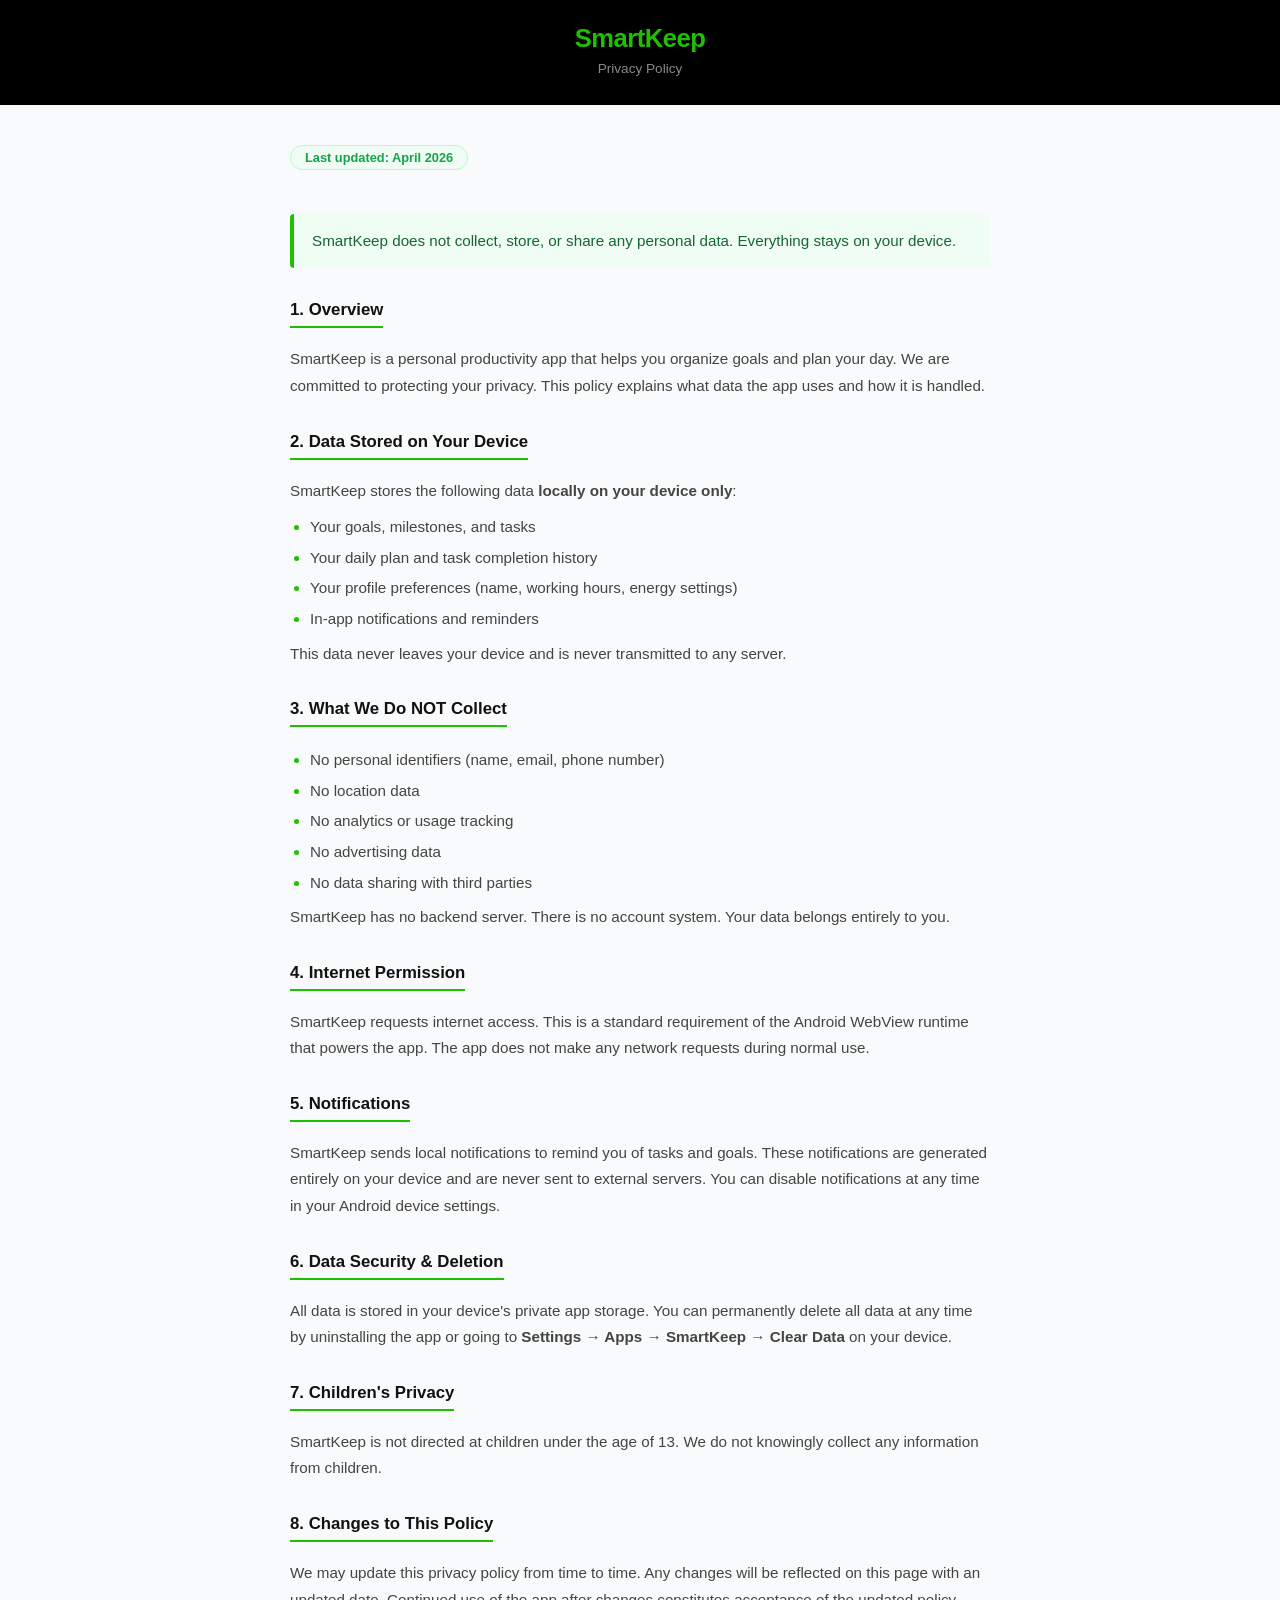
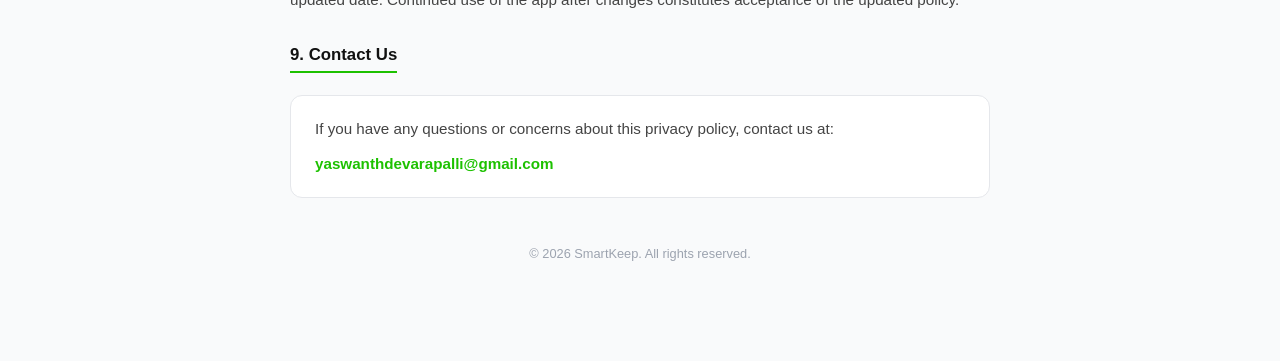
<file: index.html>
<!DOCTYPE html>
<html lang="en">
<head>
  <meta charset="UTF-8" />
  <meta name="viewport" content="width=device-width, initial-scale=1.0" />
  <title>Privacy Policy — SmartKeep</title>
  <style>
    * { box-sizing: border-box; margin: 0; padding: 0; }
    body { font-family: -apple-system, BlinkMacSystemFont, 'Segoe UI', Roboto, sans-serif; background: #f9fafb; color: #111; }
    .header { background: #000; padding: 24px 20px; text-align: center; }
    .header h1 { color: #1dc100; font-size: 1.6rem; letter-spacing: -0.5px; }
    .header p { color: #888; font-size: 0.85rem; margin-top: 4px; }
    .container { max-width: 740px; margin: 40px auto; padding: 0 20px 60px; }
    .badge { display: inline-block; background: #f0fdf4; color: #16a34a; border: 1px solid #bbf7d0; border-radius: 20px; padding: 4px 14px; font-size: 0.8rem; font-weight: 600; margin-bottom: 32px; }
    h2 { font-size: 1.05rem; font-weight: 700; color: #111; margin: 32px 0 10px; padding-bottom: 6px; border-bottom: 2px solid #1dc100; display: inline-block; }
    p { color: #444; line-height: 1.75; font-size: 0.95rem; margin-top: 8px; }
    ul { margin: 10px 0 0 20px; }
    ul li { color: #444; line-height: 1.75; font-size: 0.95rem; margin-bottom: 4px; }
    ul li::marker { color: #1dc100; }
    .highlight-box { background: #f0fdf4; border-left: 4px solid #1dc100; border-radius: 4px; padding: 14px 18px; margin-top: 12px; }
    .highlight-box p { color: #166534; font-weight: 500; margin: 0; }
    .contact-box { background: #fff; border: 1px solid #e5e7eb; border-radius: 12px; padding: 20px 24px; margin-top: 12px; }
    .contact-box p { margin: 0; }
    .contact-box a { color: #1dc100; font-weight: 600; text-decoration: none; }
    footer { text-align: center; margin-top: 48px; font-size: 0.8rem; color: #9ca3af; }
  </style>
</head>
<body>

  <div class="header">
    <h1>SmartKeep</h1>
    <p>Privacy Policy</p>
  </div>

  <div class="container">

    <div class="badge">Last updated: April 2026</div>

    <div class="highlight-box">
      <p>SmartKeep does not collect, store, or share any personal data. Everything stays on your device.</p>
    </div>

    <h2>1. Overview</h2>
    <p>SmartKeep is a personal productivity app that helps you organize goals and plan your day. We are committed to protecting your privacy. This policy explains what data the app uses and how it is handled.</p>

    <h2>2. Data Stored on Your Device</h2>
    <p>SmartKeep stores the following data <strong>locally on your device only</strong>:</p>
    <ul>
      <li>Your goals, milestones, and tasks</li>
      <li>Your daily plan and task completion history</li>
      <li>Your profile preferences (name, working hours, energy settings)</li>
      <li>In-app notifications and reminders</li>
    </ul>
    <p>This data never leaves your device and is never transmitted to any server.</p>

    <h2>3. What We Do NOT Collect</h2>
    <ul>
      <li>No personal identifiers (name, email, phone number)</li>
      <li>No location data</li>
      <li>No analytics or usage tracking</li>
      <li>No advertising data</li>
      <li>No data sharing with third parties</li>
    </ul>
    <p>SmartKeep has no backend server. There is no account system. Your data belongs entirely to you.</p>

    <h2>4. Internet Permission</h2>
    <p>SmartKeep requests internet access. This is a standard requirement of the Android WebView runtime that powers the app. The app does not make any network requests during normal use.</p>

    <h2>5. Notifications</h2>
    <p>SmartKeep sends local notifications to remind you of tasks and goals. These notifications are generated entirely on your device and are never sent to external servers. You can disable notifications at any time in your Android device settings.</p>

    <h2>6. Data Security & Deletion</h2>
    <p>All data is stored in your device's private app storage. You can permanently delete all data at any time by uninstalling the app or going to <strong>Settings → Apps → SmartKeep → Clear Data</strong> on your device.</p>

    <h2>7. Children's Privacy</h2>
    <p>SmartKeep is not directed at children under the age of 13. We do not knowingly collect any information from children.</p>

    <h2>8. Changes to This Policy</h2>
    <p>We may update this privacy policy from time to time. Any changes will be reflected on this page with an updated date. Continued use of the app after changes constitutes acceptance of the updated policy.</p>

    <h2>9. Contact Us</h2>
    <div class="contact-box">
      <p>If you have any questions or concerns about this privacy policy, contact us at:</p>
      <p style="margin-top:8px;"><a href="mailto:yaswanthdevarapalli@gmail.com">yaswanthdevarapalli@gmail.com</a></p>
    </div>

    <footer>
      &copy; 2026 SmartKeep. All rights reserved.
    </footer>

  </div>

</body>
</html>
</file>
